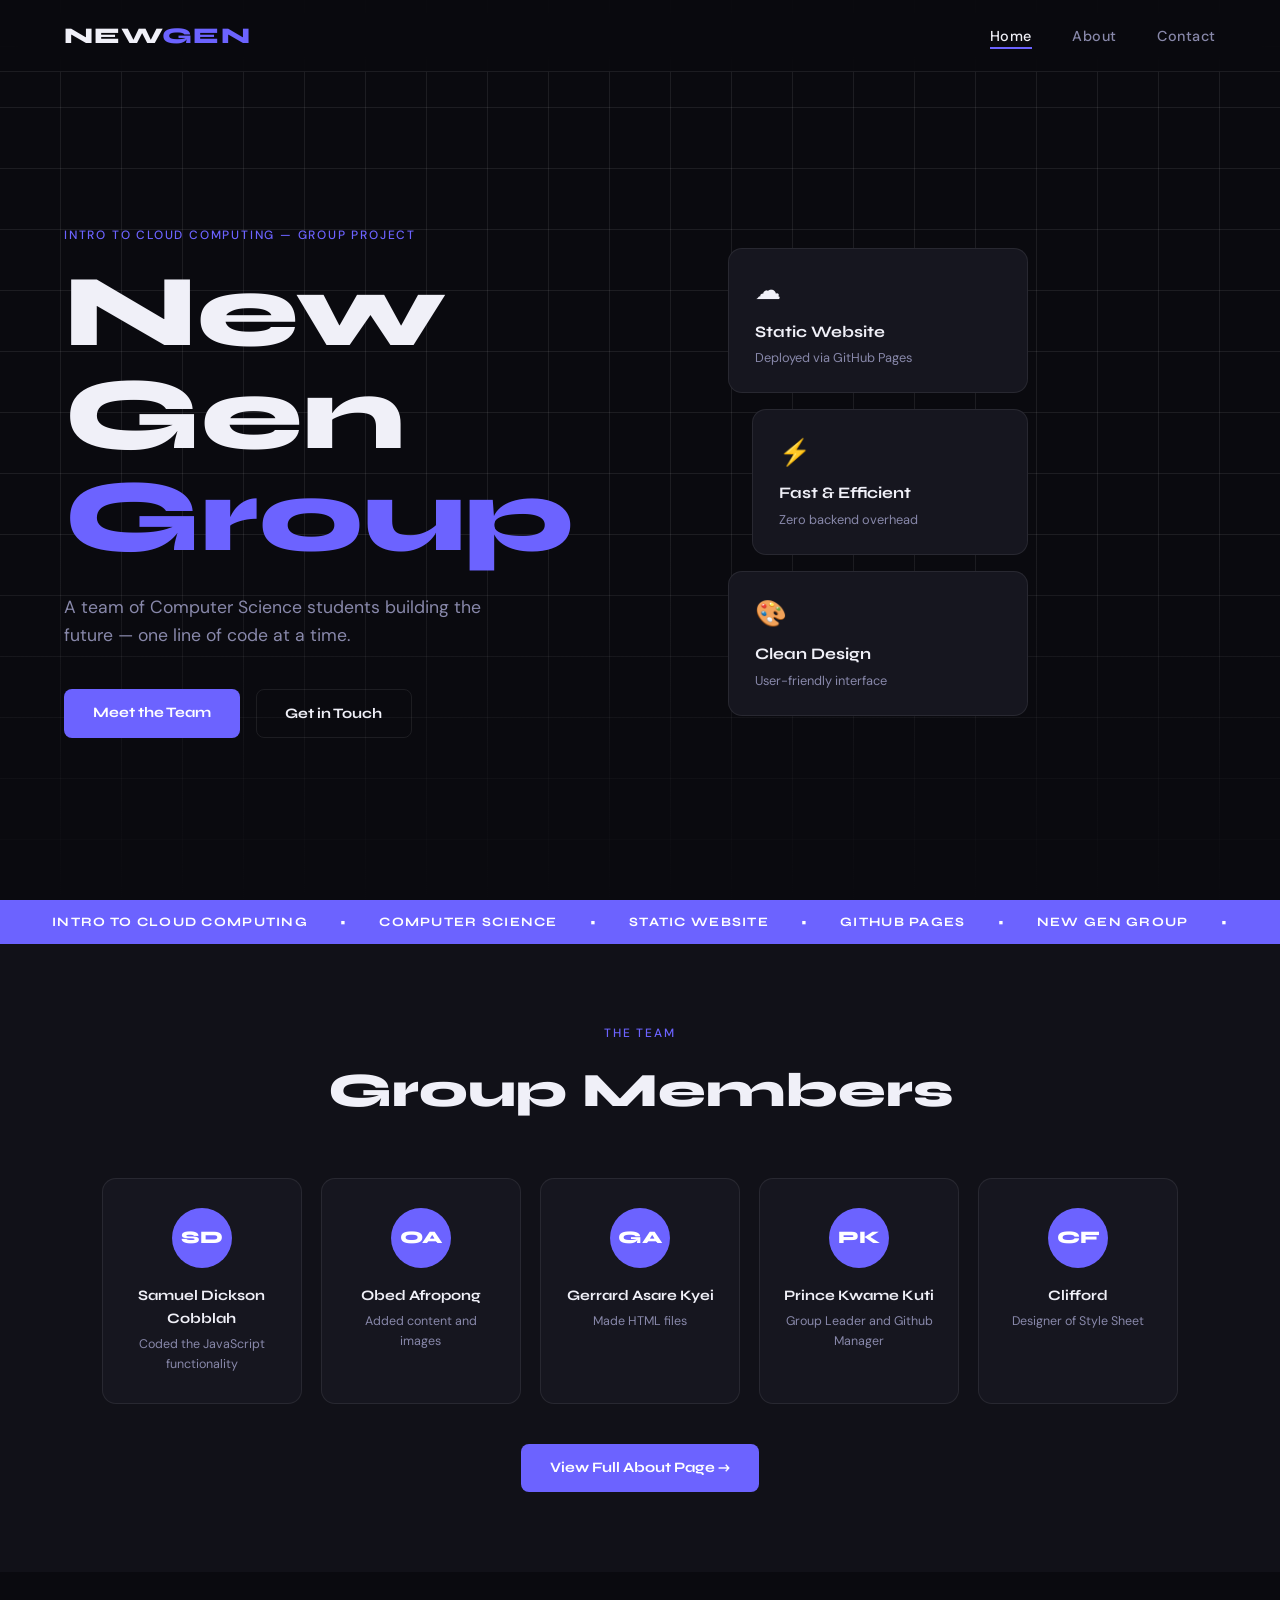
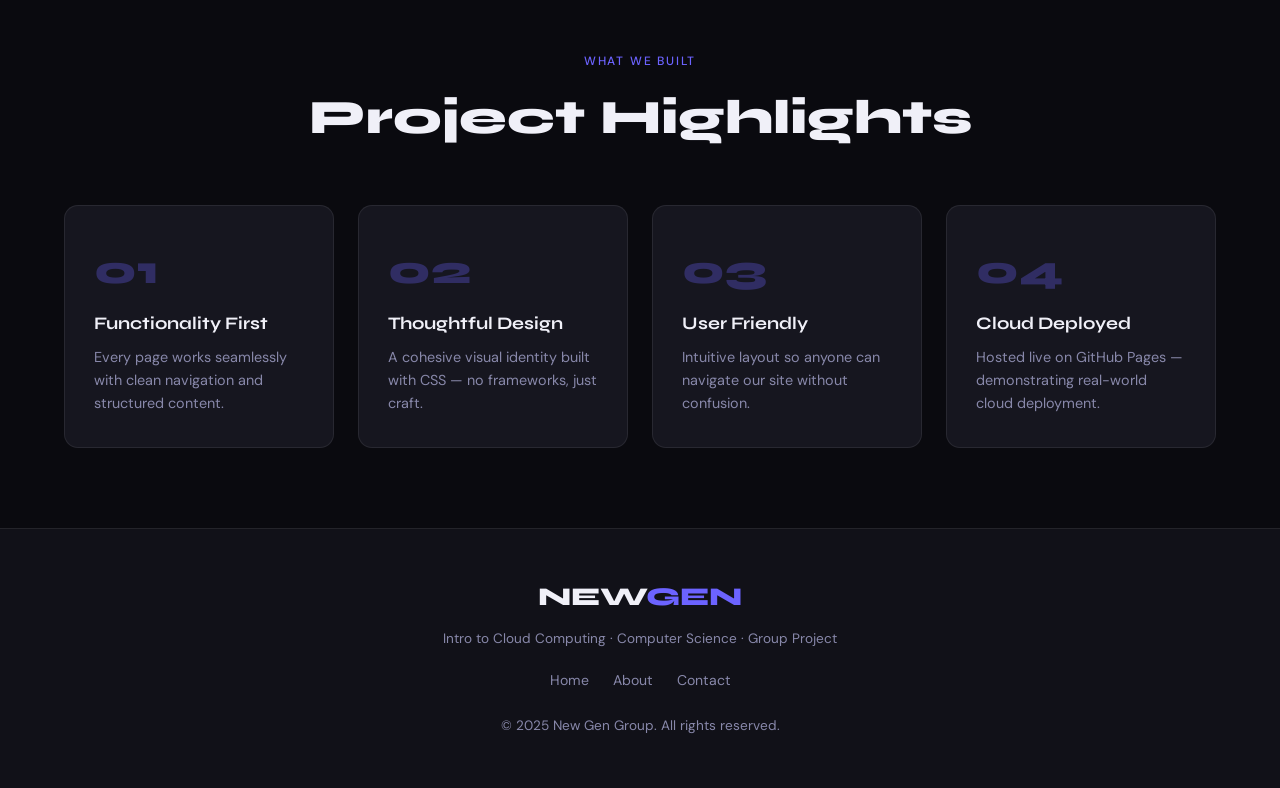
<file: index.html>
<!DOCTYPE html>
<html lang="en">
<head>
  <meta charset="UTF-8" />
  <meta name="viewport" content="width=device-width, initial-scale=1.0"/>
  <title>New Gen Group – Home</title>
  <link rel="stylesheet" href="style.css" />
  <link href="https://fonts.googleapis.com/css2?family=Syne:wght@400;700;800&family=DM+Sans:wght@300;400;500&display=swap" rel="stylesheet"/>
</head>
<body>

  <!-- NAV -->
  <nav class="navbar">
    <div class="nav-brand">NEW<span>GEN</span></div>
    <ul class="nav-links">
      <li><a href="index.html" class="active">Home</a></li>
      <li><a href="about.html">About</a></li>
      <li><a href="contact.html">Contact</a></li>
    </ul>
    <div class="nav-toggle" onclick="toggleMenu()">&#9776;</div>
  </nav>

  <!-- HERO -->
  <section class="hero">
    <div class="hero-bg-grid"></div>
    <div class="hero-content">
      <p class="hero-eyebrow">INTRO TO CLOUD COMPUTING — GROUP PROJECT</p>
      <h1 class="hero-title">New Gen<br/><span>Group</span></h1>
      <p class="hero-subtitle">A team of Computer Science students building the future — one line of code at a time.</p>
      <div class="hero-cta">
        <a href="about.html" class="btn-primary">Meet the Team</a>
        <a href="contact.html" class="btn-outline">Get in Touch</a>
      </div>
    </div>
    <div class="hero-visual">
      <div class="cloud-card">
        <div class="cloud-icon">☁</div>
        <p>Static Website</p>
        <span>Deployed via GitHub Pages</span>
      </div>
      <div class="cloud-card card-2">
        <div class="cloud-icon">⚡</div>
        <p>Fast & Efficient</p>
        <span>Zero backend overhead</span>
      </div>
      <div class="cloud-card card-3">
        <div class="cloud-icon">🎨</div>
        <p>Clean Design</p>
        <span>User-friendly interface</span>
      </div>
    </div>
  </section>

  <!-- COURSE STRIP -->
  <div class="course-strip">
    <span>INTRO TO CLOUD COMPUTING</span>
    <span>•</span>
    <span>COMPUTER SCIENCE</span>
    <span>•</span>
    <span>STATIC WEBSITE</span>
    <span>•</span>
    <span>GITHUB PAGES</span>
    <span>•</span>
    <span>NEW GEN GROUP</span>
    <span>•</span>
  </div>

  <!-- MEMBERS PREVIEW -->
  <section class="section members-preview">
    <div class="section-header">
      <p class="section-tag">THE TEAM</p>
      <h2>Group Members</h2>
    </div>
    <div class="members-grid">
      <div class="member-card">
        <div class="member-avatar">SD</div>
        <h3>Samuel Dickson Cobblah</h3>
        <p>Coded the JavaScript functionality</p>
      </div>
      <div class="member-card">
        <div class="member-avatar">OA</div>
        <h3>Obed Afropong</h3>
        <p>Added content and images </p>
      </div>
      <div class="member-card">
        <div class="member-avatar">GA</div>
        <h3>Gerrard Asare Kyei</h3>
        <p>Made HTML files</p>
      </div>
      <div class="member-card">
        <div class="member-avatar">PK</div>
        <h3>Prince Kwame Kuti</h3>
        <p>Group Leader and Github Manager</p>
      </div>
      <div class="member-card">
        <div class="member-avatar">CF</div>
        <h3>Clifford</h3>
        <p>Designer of Style Sheet</p>
      </div>
    </div>
    <div class="center-link">
      <a href="about.html" class="btn-primary">View Full About Page →</a>
    </div>
  </section>

  <!-- PROJECT HIGHLIGHTS -->
  <section class="section highlights">
    <div class="section-header">
      <p class="section-tag">WHAT WE BUILT</p>
      <h2>Project Highlights</h2>
    </div>
    <div class="highlights-grid">
      <div class="highlight-card">
        <span class="highlight-num">01</span>
        <h3>Functionality First</h3>
        <p>Every page works seamlessly with clean navigation and structured content.</p>
      </div>
      <div class="highlight-card">
        <span class="highlight-num">02</span>
        <h3>Thoughtful Design</h3>
        <p>A cohesive visual identity built with CSS — no frameworks, just craft.</p>
      </div>
      <div class="highlight-card">
        <span class="highlight-num">03</span>
        <h3>User Friendly</h3>
        <p>Intuitive layout so anyone can navigate our site without confusion.</p>
      </div>
      <div class="highlight-card">
        <span class="highlight-num">04</span>
        <h3>Cloud Deployed</h3>
        <p>Hosted live on GitHub Pages — demonstrating real-world cloud deployment.</p>
      </div>
    </div>
  </section>

  <!-- FOOTER -->
  <footer class="footer">
    <div class="footer-brand">NEW<span>GEN</span></div>
    <p>Intro to Cloud Computing · Computer Science · Group Project</p>
    <div class="footer-links">
      <a href="index.html">Home</a>
      <a href="about.html">About</a>
      <a href="contact.html">Contact</a>
    </div>
    <p class="footer-copy">© 2025 New Gen Group. All rights reserved.</p>
  </footer>

  <script>
    function toggleMenu() {
      document.querySelector('.nav-links').classList.toggle('open');
    }
  </script>
</body>
</html>
</file>
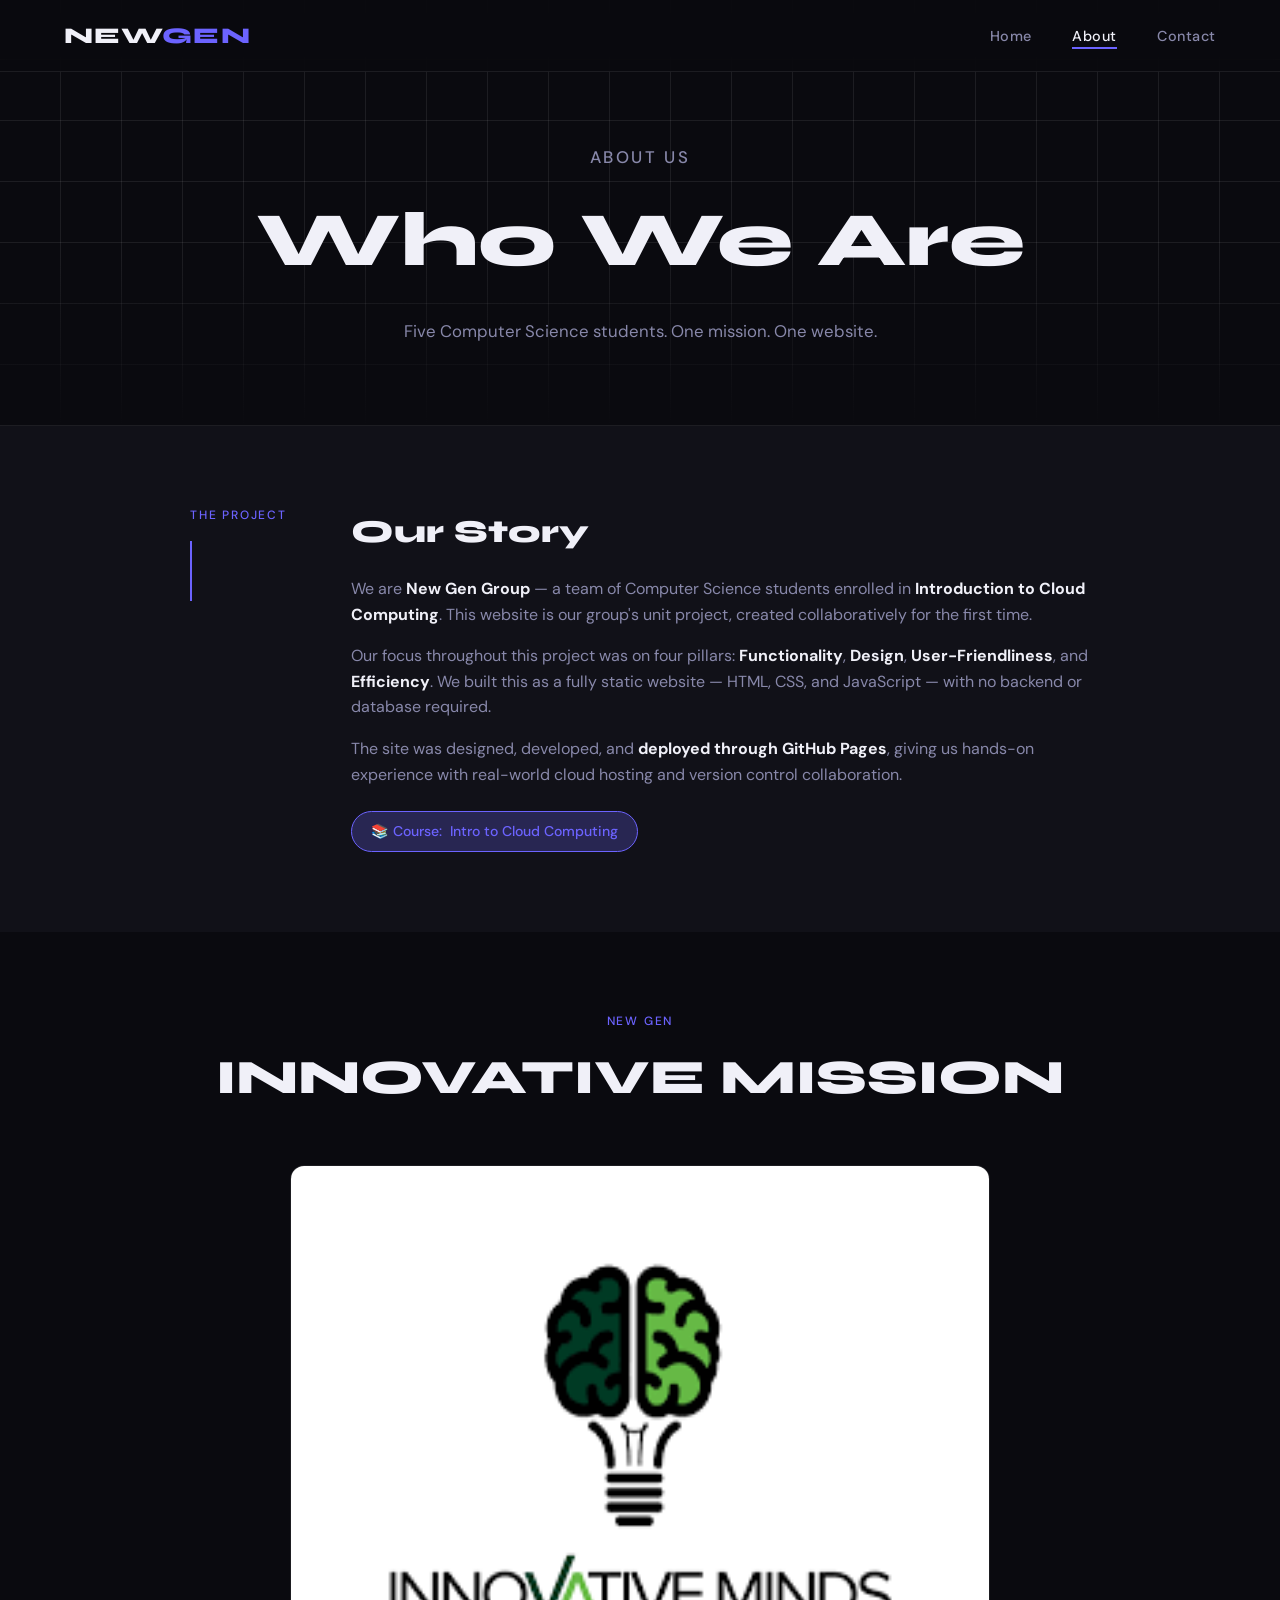
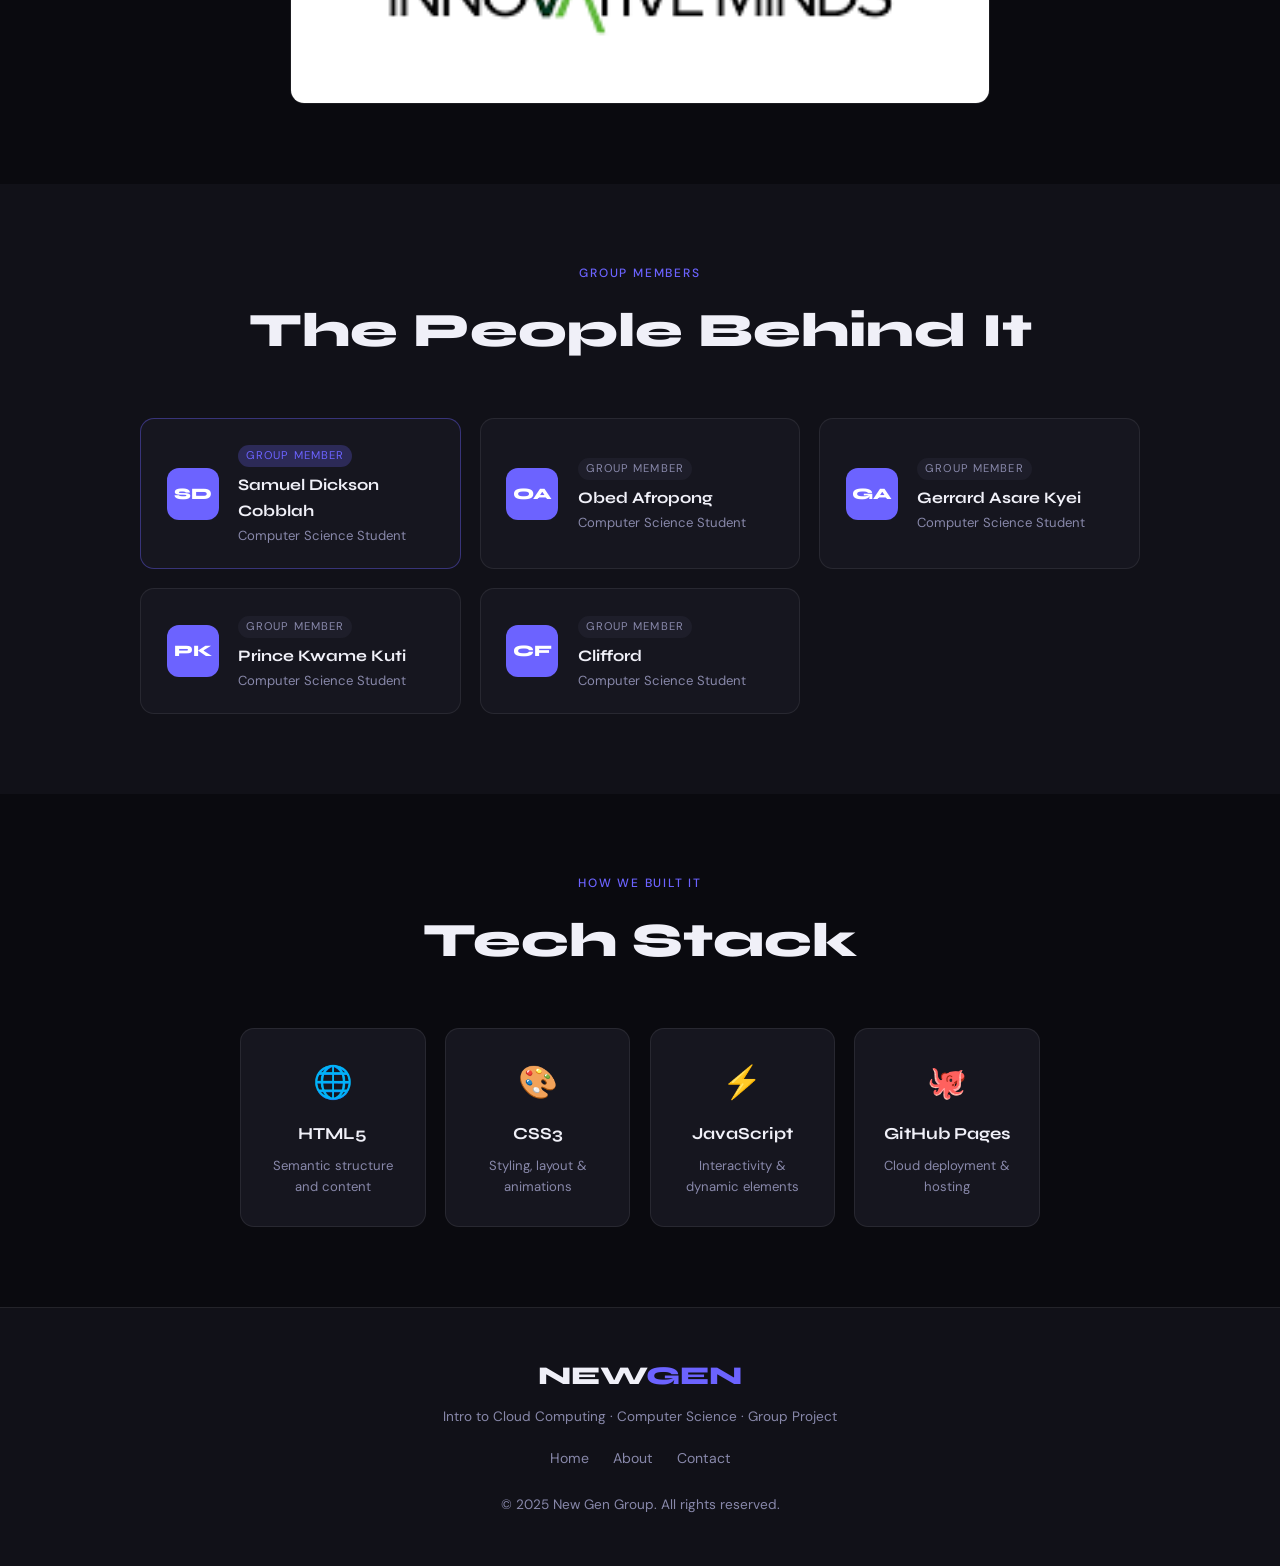
<file: about.html>
<!DOCTYPE html>
<html lang="en">
<head>
  <meta charset="UTF-8" />
  <meta name="viewport" content="width=device-width, initial-scale=1.0"/>
  <title>New Gen Group – About</title>
  <link rel="stylesheet" href="style.css" />
  <link href="https://fonts.googleapis.com/css2?family=Syne:wght@400;700;800&family=DM+Sans:wght@300;400;500&display=swap" rel="stylesheet"/>
</head>
<body>

  <!-- NAV -->
  <nav class="navbar">
    <div class="nav-brand">NEW<span>GEN</span></div>
    <ul class="nav-links">
      <li><a href="index.html">Home</a></li>
      <li><a href="about.html" class="active">About</a></li>
      <li><a href="contact.html">Contact</a></li>
    </ul>
    <div class="nav-toggle" onclick="toggleMenu()">&#9776;</div>
  </nav>

  <!-- PAGE HERO -->
  <section class="page-hero">
    <div class="hero-bg-grid"></div>
    <div class="page-hero-content">
      <p class="hero-eyebrow">ABOUT US</p>
      <h1>Who We Are</h1>
      <p>Five Computer Science students. One mission. One website.</p>
    </div>
  </section>

  <!-- PROJECT DESCRIPTION -->
  <section class="section about-desc">
    <div class="about-desc-inner">
      <div class="about-tag-col">
        <p class="section-tag">THE PROJECT</p>
        <div class="about-tag-line"></div>
      </div>
      <div class="about-desc-text">
        <h2>Our Story</h2>
        <p>
          We are <strong>New Gen Group</strong> — a team of Computer Science students enrolled in 
          <strong>Introduction to Cloud Computing</strong>. This website is our group's unit project, 
          created collaboratively for the first time.
        </p>
        <p>
          Our focus throughout this project was on four pillars: <strong>Functionality</strong>, 
          <strong>Design</strong>, <strong>User-Friendliness</strong>, and <strong>Efficiency</strong>. 
          We built this as a fully static website — HTML, CSS, and JavaScript — with no backend or 
          database required.
        </p>
        <p>
          The site was designed, developed, and <strong>deployed through GitHub Pages</strong>, 
          giving us hands-on experience with real-world cloud hosting and version control collaboration.
        </p>
        <div class="about-course-badge">
          <span>📚 Course:</span> Intro to Cloud Computing
        </div>
      </div>
    </div>
  </section>

  <!-- TEAM IMAGE -->
  <section class="section team-image-section">
    <div class="section-header">
      <p class="section-tag">NEW GEN</p>
      <h2>INNOVATIVE MISSION</h2>
    </div>
    <div class="team-image-wrapper">
      <img src="download.png" alt="New GEN PROJECT" class="team-photo" onerror="this.style.display='none'; document.getElementById('img-fallback').style.display='flex'"/>
      <div id="img-fallback" class="img-fallback">
        <div class="fallback-icon">📸</div>
      </div>
    </div>
  </section>

  <!-- TEAM MEMBERS -->
  <section class="section team-section">
    <div class="section-header">
      <p class="section-tag">GROUP MEMBERS</p>
      <h2>The People Behind It</h2>
    </div>
    <div class="team-grid">

      <div class="team-card leader">
        <div class="team-avatar">SD</div>
        <div class="team-info">
          <span class="role-badge leader-badge">Group Member</span>
          <h3>Samuel Dickson Cobblah</h3>
          <p>Computer Science Student</p>
        </div>
      </div>

      <div class="team-card">
        <div class="team-avatar">OA</div>
        <div class="team-info">
          <span class="role-badge">Group Member</span>
          <h3>Obed Afropong</h3>
          <p>Computer Science Student</p>
        </div>
      </div>

      <div class="team-card">
        <div class="team-avatar">GA</div>
        <div class="team-info">
          <span class="role-badge">Group Member</span>
          <h3>Gerrard Asare Kyei</h3>
          <p>Computer Science Student</p>
        </div>
      </div>

      <div class="team-card">
        <div class="team-avatar">PK</div>
        <div class="team-info">
          <span class="role-badge">Group Member</span>
          <h3>Prince Kwame Kuti</h3>
          <p>Computer Science Student</p>
        </div>
      </div>

      <div class="team-card">
        <div class="team-avatar">CF</div>
        <div class="team-info">
          <span class="role-badge">Group Member</span>
          <h3>Clifford</h3>
          <p>Computer Science Student</p>
        </div>
      </div>

    </div>
  </section>

  <!-- TECH STACK -->
  <section class="section tech-stack">
    <div class="section-header">
      <p class="section-tag">HOW WE BUILT IT</p>
      <h2>Tech Stack</h2>
    </div>
    <div class="tech-grid">
      <div class="tech-card">
        <div class="tech-icon">🌐</div>
        <h3>HTML5</h3>
        <p>Semantic structure and content</p>
      </div>
      <div class="tech-card">
        <div class="tech-icon">🎨</div>
        <h3>CSS3</h3>
        <p>Styling, layout & animations</p>
      </div>
      <div class="tech-card">
        <div class="tech-icon">⚡</div>
        <h3>JavaScript</h3>
        <p>Interactivity & dynamic elements</p>
      </div>
      <div class="tech-card">
        <div class="tech-icon">🐙</div>
        <h3>GitHub Pages</h3>
        <p>Cloud deployment & hosting</p>
      </div>
    </div>
  </section>

  <!-- FOOTER -->
  <footer class="footer">
    <div class="footer-brand">NEW<span>GEN</span></div>
    <p>Intro to Cloud Computing · Computer Science · Group Project</p>
    <div class="footer-links">
      <a href="index.html">Home</a>
      <a href="about.html">About</a>
      <a href="contact.html">Contact</a>
    </div>
    <p class="footer-copy">© 2025 New Gen Group. All rights reserved.</p>
  </footer>

  <script>
    function toggleMenu() {
      document.querySelector('.nav-links').classList.toggle('open');
    }
  </script>
</body>
</html>
</file>
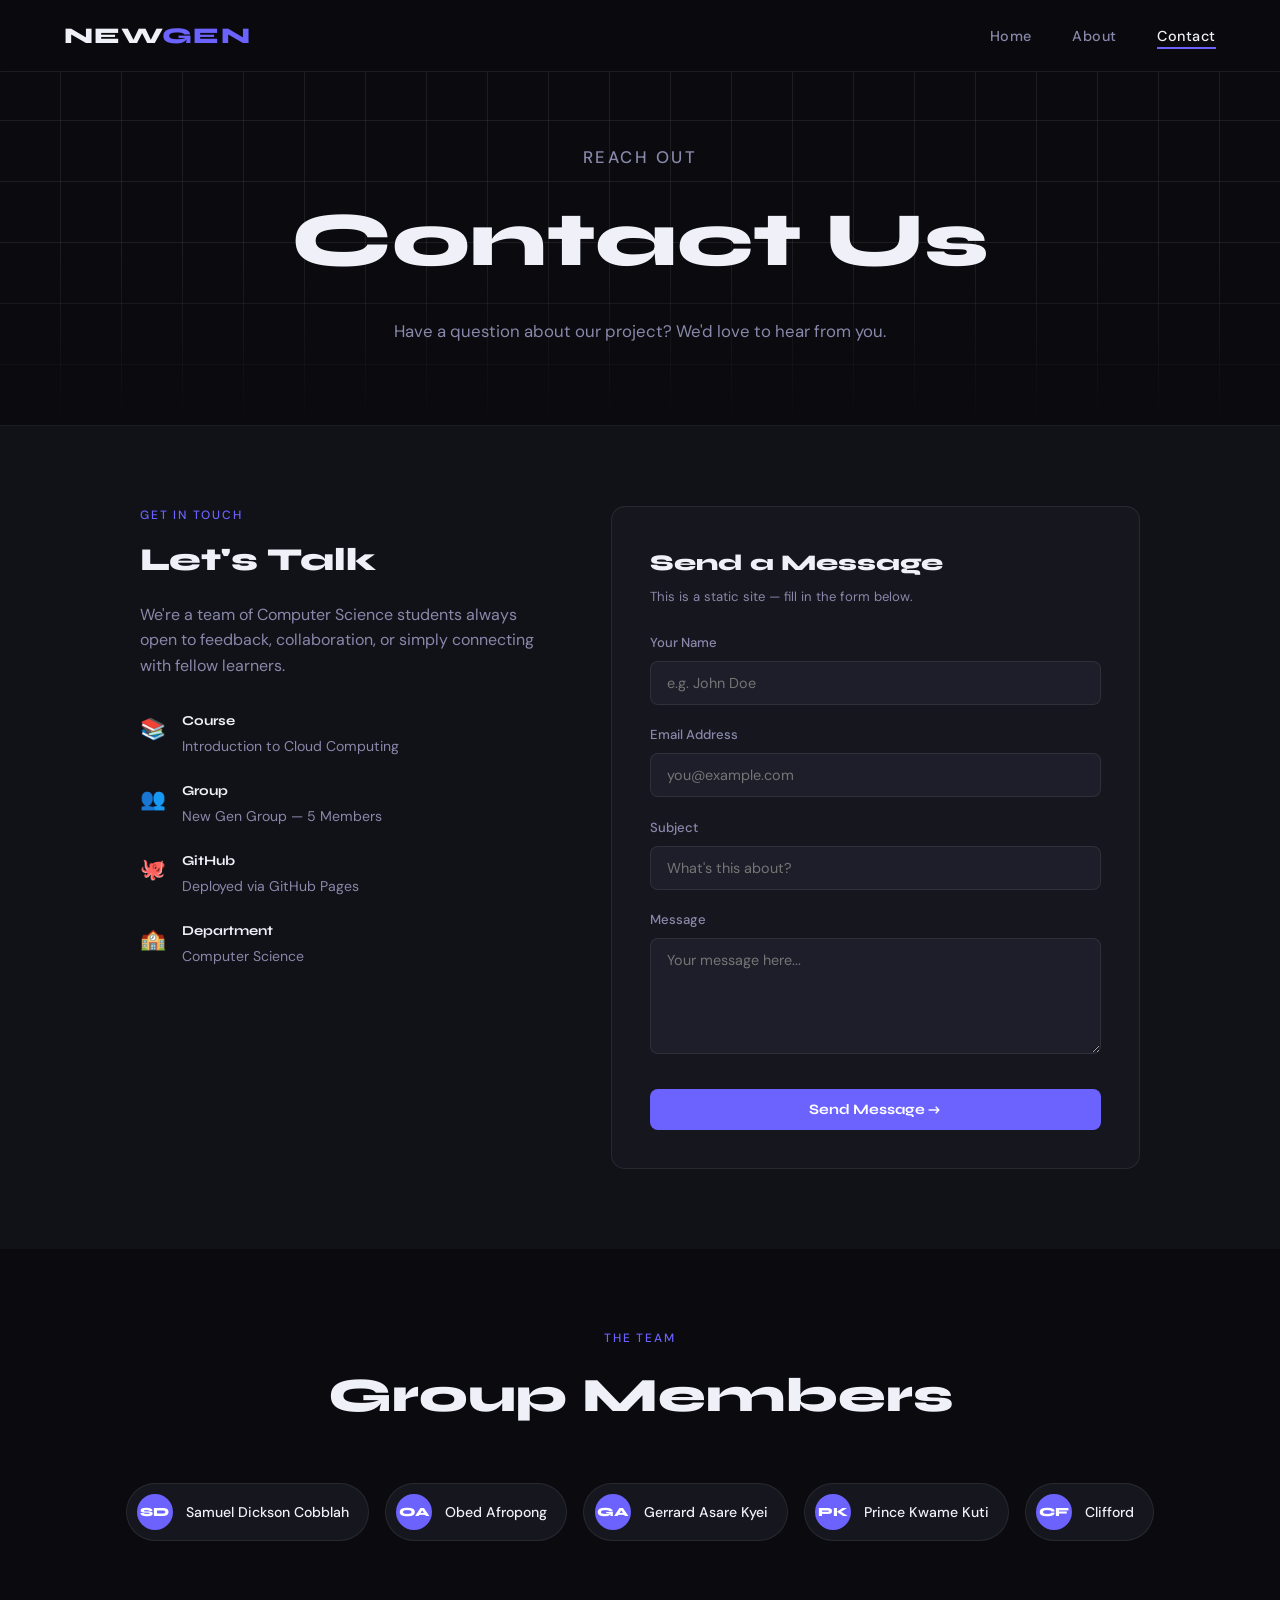
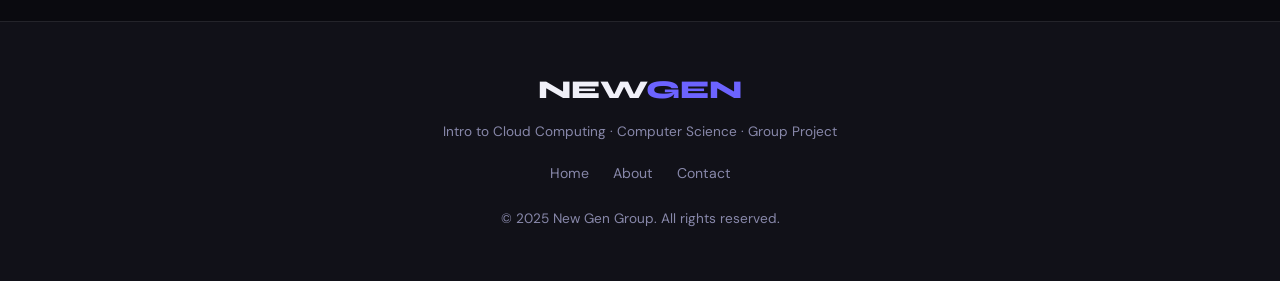
<file: contact.html>
<!DOCTYPE html>
<html lang="en">
<head>
  <meta charset="UTF-8" />
  <meta name="viewport" content="width=device-width, initial-scale=1.0"/>
  <title>New Gen Group – Contact</title>
  <link rel="stylesheet" href="style.css" />
  <link href="https://fonts.googleapis.com/css2?family=Syne:wght@400;700;800&family=DM+Sans:wght@300;400;500&display=swap" rel="stylesheet"/>
</head>
<body>

  <!-- NAV -->
  <nav class="navbar">
    <div class="nav-brand">NEW<span>GEN</span></div>
    <ul class="nav-links">
      <li><a href="index.html">Home</a></li>
      <li><a href="about.html">About</a></li>
      <li><a href="contact.html" class="active">Contact</a></li>
    </ul>
    <div class="nav-toggle" onclick="toggleMenu()">&#9776;</div>
  </nav>

  <!-- PAGE HERO -->
  <section class="page-hero">
    <div class="hero-bg-grid"></div>
    <div class="page-hero-content">
      <p class="hero-eyebrow">REACH OUT</p>
      <h1>Contact Us</h1>
      <p>Have a question about our project? We'd love to hear from you.</p>
    </div>
  </section>

  <!-- CONTACT SECTION -->
  <section class="section contact-section">
    <div class="contact-grid">

      <!-- INFO SIDE -->
      <div class="contact-info">
        <p class="section-tag">GET IN TOUCH</p>
        <h2>Let's Talk</h2>
        <p class="contact-intro">
          We're a team of Computer Science students always open to feedback, collaboration, or 
          simply connecting with fellow learners.
        </p>

        <div class="contact-detail">
          <div class="contact-icon">📚</div>
          <div>
            <h4>Course</h4>
            <p>Introduction to Cloud Computing</p>
          </div>
        </div>

        <div class="contact-detail">
          <div class="contact-icon">👥</div>
          <div>
            <h4>Group</h4>
            <p>New Gen Group — 5 Members</p>
          </div>
        </div>

        <div class="contact-detail">
          <div class="contact-icon">🐙</div>
          <div>
            <h4>GitHub</h4>
            <p>Deployed via GitHub Pages</p>
          </div>
        </div>

        <div class="contact-detail">
          <div class="contact-icon">🏫</div>
          <div>
            <h4>Department</h4>
            <p>Computer Science</p>
          </div>
        </div>
      </div>

      <!-- FORM SIDE -->
      <div class="contact-form-wrapper">
        <div class="contact-form-card">
          <h3>Send a Message</h3>
          <p class="form-note">This is a static site — fill in the form below.</p>

          <div class="form-group">
            <label for="name">Your Name</label>
            <input type="text" id="name" placeholder="e.g. John Doe" />
          </div>

          <div class="form-group">
            <label for="email">Email Address</label>
            <input type="email" id="email" placeholder="you@example.com" />
          </div>

          <div class="form-group">
            <label for="subject">Subject</label>
            <input type="text" id="subject" placeholder="What's this about?" />
          </div>

          <div class="form-group">
            <label for="message">Message</label>
            <textarea id="message" rows="5" placeholder="Your message here..."></textarea>
          </div>

          <button class="btn-primary form-submit" onclick="handleSubmit()">Send Message →</button>
          <div id="form-success" class="form-success" style="display:none;">
            ✅ Thanks! Your message has been received.
          </div>
        </div>
      </div>
    </div>
  </section>

  <!-- MEMBERS CONTACT -->
  <section class="section member-contacts">
    <div class="section-header">
      <p class="section-tag">THE TEAM</p>
      <h2>Group Members</h2>
    </div>
    <div class="member-contact-grid">
      <div class="mc-card"><span class="mc-avatar">SD</span><p>Samuel Dickson Cobblah</p></div>
      <div class="mc-card"><span class="mc-avatar">OA</span><p>Obed Afropong</p></div>
      <div class="mc-card"><span class="mc-avatar">GA</span><p>Gerrard Asare Kyei</p></div>
      <div class="mc-card"><span class="mc-avatar">PK</span><p>Prince Kwame Kuti</p></div>
      <div class="mc-card"><span class="mc-avatar">CF</span><p>Clifford</p></div>
    </div>
  </section>

  <!-- FOOTER -->
  <footer class="footer">
    <div class="footer-brand">NEW<span>GEN</span></div>
    <p>Intro to Cloud Computing · Computer Science · Group Project</p>
    <div class="footer-links">
      <a href="index.html">Home</a>
      <a href="about.html">About</a>
      <a href="contact.html">Contact</a>
    </div>
    <p class="footer-copy">© 2025 New Gen Group. All rights reserved.</p>
  </footer>

  <script>
    function toggleMenu() {
      document.querySelector('.nav-links').classList.toggle('open');
    }
    function handleSubmit() {
      const name = document.getElementById('name').value.trim();
      const email = document.getElementById('email').value.trim();
      const message = document.getElementById('message').value.trim();
      if (!name || !email || !message) {
        alert('Please fill in your name, email, and message.');
        return;
      }
      document.querySelector('.form-submit').style.display = 'none';
      document.getElementById('form-success').style.display = 'block';
    }
  </script>
</body>
</html>
</file>
<file: style.css>
/* ===========================
   NEW GEN GROUP — STYLESHEET
   Intro to Cloud Computing
   =========================== */

@import url('https://fonts.googleapis.com/css2?family=Syne:wght@400;700;800&family=DM+Sans:wght@300;400;500&display=swap');

/* === VARIABLES === */
:root {
  --bg: #0a0a0f;
  --bg-2: #111118;
  --surface: #16161f;
  --surface-2: #1e1e2a;
  --accent: #6c63ff;
  --accent-2: #ff6b6b;
  --accent-glow: rgba(108, 99, 255, 0.25);
  --text: #f0f0f8;
  --text-dim: #8888aa;
  --border: rgba(255, 255, 255, 0.08);
  --font-head: 'Syne', sans-serif;
  --font-body: 'DM Sans', sans-serif;
  --radius: 14px;
  --transition: 0.3s ease;
}

/* === RESET === */
*, *::before, *::after { box-sizing: border-box; margin: 0; padding: 0; }
html { scroll-behavior: smooth; }
body {
  font-family: var(--font-body);
  background: var(--bg);
  color: var(--text);
  line-height: 1.6;
  overflow-x: hidden;
}
a { text-decoration: none; color: inherit; }
img { max-width: 100%; display: block; }

/* === NAVBAR === */
.navbar {
  position: fixed;
  top: 0; left: 0; right: 0;
  z-index: 100;
  display: flex;
  align-items: center;
  justify-content: space-between;
  padding: 1.1rem 5%;
  background: rgba(10, 10, 15, 0.85);
  backdrop-filter: blur(16px);
  border-bottom: 1px solid var(--border);
}
.nav-brand {
  font-family: var(--font-head);
  font-size: 1.4rem;
  font-weight: 800;
  letter-spacing: 0.05em;
  color: var(--text);
}
.nav-brand span { color: var(--accent); }
.nav-links {
  display: flex;
  list-style: none;
  gap: 2.5rem;
}
.nav-links a {
  font-family: var(--font-body);
  font-size: 0.9rem;
  font-weight: 500;
  color: var(--text-dim);
  letter-spacing: 0.04em;
  transition: color var(--transition);
  position: relative;
  padding-bottom: 4px;
}
.nav-links a::after {
  content: '';
  position: absolute;
  bottom: 0; left: 0;
  width: 0; height: 2px;
  background: var(--accent);
  transition: width var(--transition);
}
.nav-links a:hover, .nav-links a.active { color: var(--text); }
.nav-links a:hover::after, .nav-links a.active::after { width: 100%; }
.nav-toggle { display: none; font-size: 1.5rem; cursor: pointer; color: var(--text); }

/* === BUTTONS === */
.btn-primary {
  display: inline-block;
  padding: 0.75rem 1.8rem;
  background: var(--accent);
  color: #fff;
  font-family: var(--font-head);
  font-weight: 700;
  font-size: 0.9rem;
  border-radius: 8px;
  transition: transform var(--transition), box-shadow var(--transition);
  border: none;
  cursor: pointer;
}
.btn-primary:hover {
  transform: translateY(-2px);
  box-shadow: 0 8px 28px var(--accent-glow);
}
.btn-outline {
  display: inline-block;
  padding: 0.75rem 1.8rem;
  background: transparent;
  color: var(--text);
  font-family: var(--font-head);
  font-weight: 700;
  font-size: 0.9rem;
  border-radius: 8px;
  border: 1px solid var(--border);
  transition: border-color var(--transition), background var(--transition);
}
.btn-outline:hover { border-color: var(--accent); background: var(--accent-glow); }

/* === HERO (HOME) === */
.hero {
  min-height: 100vh;
  display: flex;
  align-items: center;
  padding: 8rem 5% 4rem;
  gap: 4rem;
  position: relative;
  overflow: hidden;
}
.hero-bg-grid {
  position: absolute;
  inset: 0;
  background-image:
    linear-gradient(to bottom, transparent 60%, var(--bg) 100%),
    repeating-linear-gradient(0deg, transparent, transparent 60px, var(--border) 60px, var(--border) 61px),
    repeating-linear-gradient(90deg, transparent, transparent 60px, var(--border) 60px, var(--border) 61px);
  z-index: 0;
}
.hero-content {
  position: relative;
  z-index: 1;
  flex: 1;
  max-width: 600px;
}
.hero-eyebrow {
  font-size: 0.75rem;
  font-weight: 500;
  letter-spacing: 0.15em;
  color: var(--accent);
  text-transform: uppercase;
  margin-bottom: 1rem;
}
.hero-title {
  font-family: var(--font-head);
  font-size: clamp(3.5rem, 8vw, 6.5rem);
  font-weight: 800;
  line-height: 1.0;
  margin-bottom: 1.5rem;
}
.hero-title span { color: var(--accent); }
.hero-subtitle {
  font-size: 1.1rem;
  color: var(--text-dim);
  max-width: 460px;
  margin-bottom: 2.5rem;
}
.hero-cta { display: flex; gap: 1rem; flex-wrap: wrap; }

.hero-visual {
  position: relative;
  z-index: 1;
  flex: 1;
  display: flex;
  flex-direction: column;
  gap: 1rem;
  max-width: 300px;
}
.cloud-card {
  background: var(--surface);
  border: 1px solid var(--border);
  border-radius: var(--radius);
  padding: 1.4rem 1.6rem;
  transition: transform var(--transition), border-color var(--transition);
  animation: floatUp 0.8s ease both;
}
.cloud-card:hover { transform: translateX(8px); border-color: var(--accent); }
.card-2 { animation-delay: 0.15s; margin-left: 1.5rem; }
.card-3 { animation-delay: 0.3s; }
.cloud-icon { font-size: 1.6rem; margin-bottom: 0.4rem; }
.cloud-card p { font-family: var(--font-head); font-weight: 700; font-size: 1rem; }
.cloud-card span { font-size: 0.8rem; color: var(--text-dim); }

@keyframes floatUp {
  from { opacity: 0; transform: translateY(30px); }
  to { opacity: 1; transform: translateY(0); }
}

/* === COURSE STRIP === */
.course-strip {
  background: var(--accent);
  padding: 0.75rem 0;
  display: flex;
  gap: 2rem;
  overflow: hidden;
  white-space: nowrap;
  font-family: var(--font-head);
  font-size: 0.8rem;
  font-weight: 700;
  letter-spacing: 0.1em;
  color: #fff;
  justify-content: center;
  flex-wrap: wrap;
}

/* === SECTIONS === */
.section {
  padding: 5rem 5%;
}
.section-header {
  text-align: center;
  margin-bottom: 3rem;
}
.section-tag {
  font-size: 0.75rem;
  font-weight: 500;
  letter-spacing: 0.15em;
  color: var(--accent);
  text-transform: uppercase;
  margin-bottom: 0.6rem;
}
.section-header h2 {
  font-family: var(--font-head);
  font-size: clamp(2rem, 4vw, 3rem);
  font-weight: 800;
}
.center-link { text-align: center; margin-top: 2.5rem; }

/* === MEMBERS PREVIEW (HOME) === */
.members-preview { background: var(--bg-2); }
.members-grid {
  display: flex;
  flex-wrap: wrap;
  gap: 1.2rem;
  justify-content: center;
}
.member-card {
  background: var(--surface);
  border: 1px solid var(--border);
  border-radius: var(--radius);
  padding: 1.8rem 1.4rem;
  text-align: center;
  flex: 1;
  min-width: 150px;
  max-width: 200px;
  transition: transform var(--transition), border-color var(--transition);
}
.member-card:hover { transform: translateY(-6px); border-color: var(--accent); }
.member-avatar {
  width: 60px; height: 60px;
  background: var(--accent);
  color: #fff;
  font-family: var(--font-head);
  font-weight: 800;
  font-size: 1.1rem;
  border-radius: 50%;
  display: flex;
  align-items: center;
  justify-content: center;
  margin: 0 auto 1rem;
}
.member-card h3 { font-family: var(--font-head); font-size: 0.9rem; font-weight: 700; margin-bottom: 0.3rem; }
.member-card p { font-size: 0.78rem; color: var(--text-dim); }

/* === HIGHLIGHTS === */
.highlights-grid {
  display: grid;
  grid-template-columns: repeat(auto-fit, minmax(220px, 1fr));
  gap: 1.5rem;
}
.highlight-card {
  background: var(--surface);
  border: 1px solid var(--border);
  border-radius: var(--radius);
  padding: 2rem 1.8rem;
  transition: border-color var(--transition);
}
.highlight-card:hover { border-color: var(--accent); }
.highlight-num {
  display: block;
  font-family: var(--font-head);
  font-size: 2.5rem;
  font-weight: 800;
  color: var(--accent);
  opacity: 0.3;
  margin-bottom: 0.5rem;
}
.highlight-card h3 { font-family: var(--font-head); font-size: 1.1rem; font-weight: 700; margin-bottom: 0.5rem; }
.highlight-card p { font-size: 0.9rem; color: var(--text-dim); }

/* === PAGE HERO === */
.page-hero {
  padding: 9rem 5% 5rem;
  text-align: center;
  position: relative;
  overflow: hidden;
  border-bottom: 1px solid var(--border);
}
.page-hero-content { position: relative; z-index: 1; }
.page-hero h1 {
  font-family: var(--font-head);
  font-size: clamp(3rem, 6vw, 5rem);
  font-weight: 800;
  margin: 0.5rem 0 1rem;
}
.page-hero p { font-size: 1.05rem; color: var(--text-dim); max-width: 500px; margin: 0 auto; }

/* === ABOUT DESC === */
.about-desc { background: var(--bg-2); }
.about-desc-inner {
  display: flex;
  gap: 4rem;
  align-items: flex-start;
  max-width: 900px;
  margin: 0 auto;
}
.about-tag-col { flex-shrink: 0; }
.about-tag-line { width: 2px; height: 60px; background: var(--accent); margin-top: 1rem; }
.about-desc-text h2 { font-family: var(--font-head); font-size: 2rem; font-weight: 800; margin-bottom: 1.2rem; }
.about-desc-text p { color: var(--text-dim); margin-bottom: 1rem; font-size: 1rem; }
.about-desc-text strong { color: var(--text); }
.about-course-badge {
  display: inline-flex;
  align-items: center;
  gap: 0.5rem;
  background: var(--accent-glow);
  border: 1px solid var(--accent);
  border-radius: 50px;
  padding: 0.5rem 1.2rem;
  font-size: 0.88rem;
  color: var(--accent);
  font-weight: 500;
  margin-top: 0.5rem;
}

/* === TEAM IMAGE === */
.team-image-wrapper {
  max-width: 700px;
  margin: 0 auto;
  border-radius: var(--radius);
  overflow: hidden;
  border: 1px solid var(--border);
}
.team-photo { width: 100%; height: auto; object-fit: cover; }
.img-fallback {
  display: none;
  flex-direction: column;
  align-items: center;
  justify-content: center;
  background: var(--surface);
  padding: 4rem;
  gap: 0.5rem;
  color: var(--text-dim);
  text-align: center;
}
.fallback-icon { font-size: 3rem; margin-bottom: 0.5rem; }
.img-fallback p { font-family: var(--font-head); font-size: 1.1rem; font-weight: 700; color: var(--text); }
.img-fallback span { font-size: 0.85rem; }
.img-fallback code { background: var(--surface-2); padding: 2px 6px; border-radius: 4px; font-size: 0.8rem; }

/* === TEAM SECTION (ABOUT) === */
.team-section { background: var(--bg-2); }
.team-grid {
  display: grid;
  grid-template-columns: repeat(auto-fit, minmax(260px, 1fr));
  gap: 1.2rem;
  max-width: 1000px;
  margin: 0 auto;
}
.team-card {
  display: flex;
  align-items: center;
  gap: 1.2rem;
  background: var(--surface);
  border: 1px solid var(--border);
  border-radius: var(--radius);
  padding: 1.4rem 1.6rem;
  transition: transform var(--transition), border-color var(--transition);
}
.team-card:hover { transform: translateY(-4px); border-color: var(--accent); }
.team-card.leader { border-color: rgba(108, 99, 255, 0.4); }
.team-avatar {
  width: 52px; height: 52px;
  background: var(--accent);
  color: #fff;
  font-family: var(--font-head);
  font-weight: 800;
  border-radius: 12px;
  display: flex;
  align-items: center;
  justify-content: center;
  flex-shrink: 0;
  font-size: 1rem;
}
.role-badge {
  font-size: 0.7rem;
  letter-spacing: 0.1em;
  text-transform: uppercase;
  color: var(--text-dim);
  background: var(--surface-2);
  padding: 2px 8px;
  border-radius: 50px;
  display: inline-block;
  margin-bottom: 0.3rem;
}
.leader-badge { color: var(--accent); background: var(--accent-glow); }
.team-info h3 { font-family: var(--font-head); font-size: 1rem; font-weight: 700; margin-bottom: 0.1rem; }
.team-info p { font-size: 0.82rem; color: var(--text-dim); }

/* === TECH STACK === */
.tech-grid {
  display: grid;
  grid-template-columns: repeat(auto-fit, minmax(180px, 1fr));
  gap: 1.2rem;
  max-width: 800px;
  margin: 0 auto;
}
.tech-card {
  background: var(--surface);
  border: 1px solid var(--border);
  border-radius: var(--radius);
  padding: 1.8rem;
  text-align: center;
  transition: transform var(--transition), border-color var(--transition);
}
.tech-card:hover { transform: translateY(-6px); border-color: var(--accent); }
.tech-icon { font-size: 2rem; margin-bottom: 0.8rem; }
.tech-card h3 { font-family: var(--font-head); font-size: 1.05rem; font-weight: 700; margin-bottom: 0.4rem; }
.tech-card p { font-size: 0.82rem; color: var(--text-dim); }

/* === CONTACT SECTION === */
.contact-section { background: var(--bg-2); }
.contact-grid {
  display: grid;
  grid-template-columns: 1fr 1.3fr;
  gap: 4rem;
  align-items: flex-start;
  max-width: 1000px;
  margin: 0 auto;
}
.contact-info h2 { font-family: var(--font-head); font-size: 2rem; font-weight: 800; margin: 0.6rem 0 1rem; }
.contact-intro { color: var(--text-dim); margin-bottom: 2rem; }
.contact-detail {
  display: flex;
  align-items: flex-start;
  gap: 1rem;
  margin-bottom: 1.4rem;
}
.contact-icon { font-size: 1.3rem; margin-top: 2px; }
.contact-detail h4 { font-family: var(--font-head); font-size: 0.85rem; font-weight: 700; margin-bottom: 0.2rem; }
.contact-detail p { font-size: 0.88rem; color: var(--text-dim); }

.contact-form-card {
  background: var(--surface);
  border: 1px solid var(--border);
  border-radius: var(--radius);
  padding: 2.4rem;
}
.contact-form-card h3 { font-family: var(--font-head); font-size: 1.4rem; font-weight: 800; margin-bottom: 0.3rem; }
.form-note { font-size: 0.82rem; color: var(--text-dim); margin-bottom: 1.6rem; }
.form-group { margin-bottom: 1.2rem; }
.form-group label { display: block; font-size: 0.82rem; font-weight: 500; margin-bottom: 0.5rem; color: var(--text-dim); }
.form-group input,
.form-group textarea {
  width: 100%;
  background: var(--surface-2);
  border: 1px solid var(--border);
  border-radius: 8px;
  padding: 0.75rem 1rem;
  color: var(--text);
  font-family: var(--font-body);
  font-size: 0.9rem;
  transition: border-color var(--transition);
  outline: none;
  resize: vertical;
}
.form-group input:focus,
.form-group textarea:focus { border-color: var(--accent); }
.form-submit { width: 100%; margin-top: 0.5rem; }
.form-success {
  text-align: center;
  padding: 1rem;
  color: #6dffb0;
  font-size: 0.95rem;
  font-weight: 500;
  background: rgba(109, 255, 176, 0.08);
  border-radius: 8px;
  border: 1px solid rgba(109, 255, 176, 0.2);
  margin-top: 0.5rem;
}

/* === MEMBER CONTACTS === */
.member-contact-grid {
  display: flex;
  flex-wrap: wrap;
  gap: 1rem;
  justify-content: center;
}
.mc-card {
  display: flex;
  align-items: center;
  gap: 0.8rem;
  background: var(--surface);
  border: 1px solid var(--border);
  border-radius: 50px;
  padding: 0.65rem 1.2rem 0.65rem 0.65rem;
  transition: border-color var(--transition);
}
.mc-card:hover { border-color: var(--accent); }
.mc-avatar {
  width: 36px; height: 36px;
  background: var(--accent);
  color: #fff;
  font-family: var(--font-head);
  font-weight: 800;
  font-size: 0.78rem;
  border-radius: 50%;
  display: flex;
  align-items: center;
  justify-content: center;
}
.mc-card p { font-size: 0.88rem; font-weight: 500; }

/* === FOOTER === */
.footer {
  background: var(--bg-2);
  border-top: 1px solid var(--border);
  text-align: center;
  padding: 3rem 5% 2rem;
}
.footer-brand {
  font-family: var(--font-head);
  font-size: 1.6rem;
  font-weight: 800;
  margin-bottom: 0.6rem;
}
.footer-brand span { color: var(--accent); }
.footer p { font-size: 0.85rem; color: var(--text-dim); margin-bottom: 1.2rem; }
.footer-links { display: flex; gap: 1.5rem; justify-content: center; margin-bottom: 1.5rem; }
.footer-links a { font-size: 0.88rem; color: var(--text-dim); transition: color var(--transition); }
.footer-links a:hover { color: var(--accent); }
.footer-copy { font-size: 0.78rem; color: rgba(136, 136, 170, 0.5); }

/* === RESPONSIVE === */
@media (max-width: 768px) {
  .nav-links {
    display: none;
    flex-direction: column;
    position: absolute;
    top: 100%; left: 0; right: 0;
    background: var(--bg);
    padding: 1.5rem 5%;
    border-bottom: 1px solid var(--border);
    gap: 1.2rem;
  }
  .nav-links.open { display: flex; }
  .nav-toggle { display: block; }

  .hero { flex-direction: column; padding-top: 7rem; text-align: center; }
  .hero-subtitle { margin: 0 auto 2.5rem; }
  .hero-cta { justify-content: center; }
  .hero-visual { flex-direction: row; flex-wrap: wrap; max-width: 100%; justify-content: center; }
  .card-2 { margin-left: 0; }

  .about-desc-inner { flex-direction: column; gap: 1.5rem; }
  .about-tag-line { display: none; }

  .contact-grid { grid-template-columns: 1fr; gap: 2rem; }
}

@media (max-width: 480px) {
  .highlights-grid { grid-template-columns: 1fr; }
  .team-grid { grid-template-columns: 1fr; }
}
</file>
